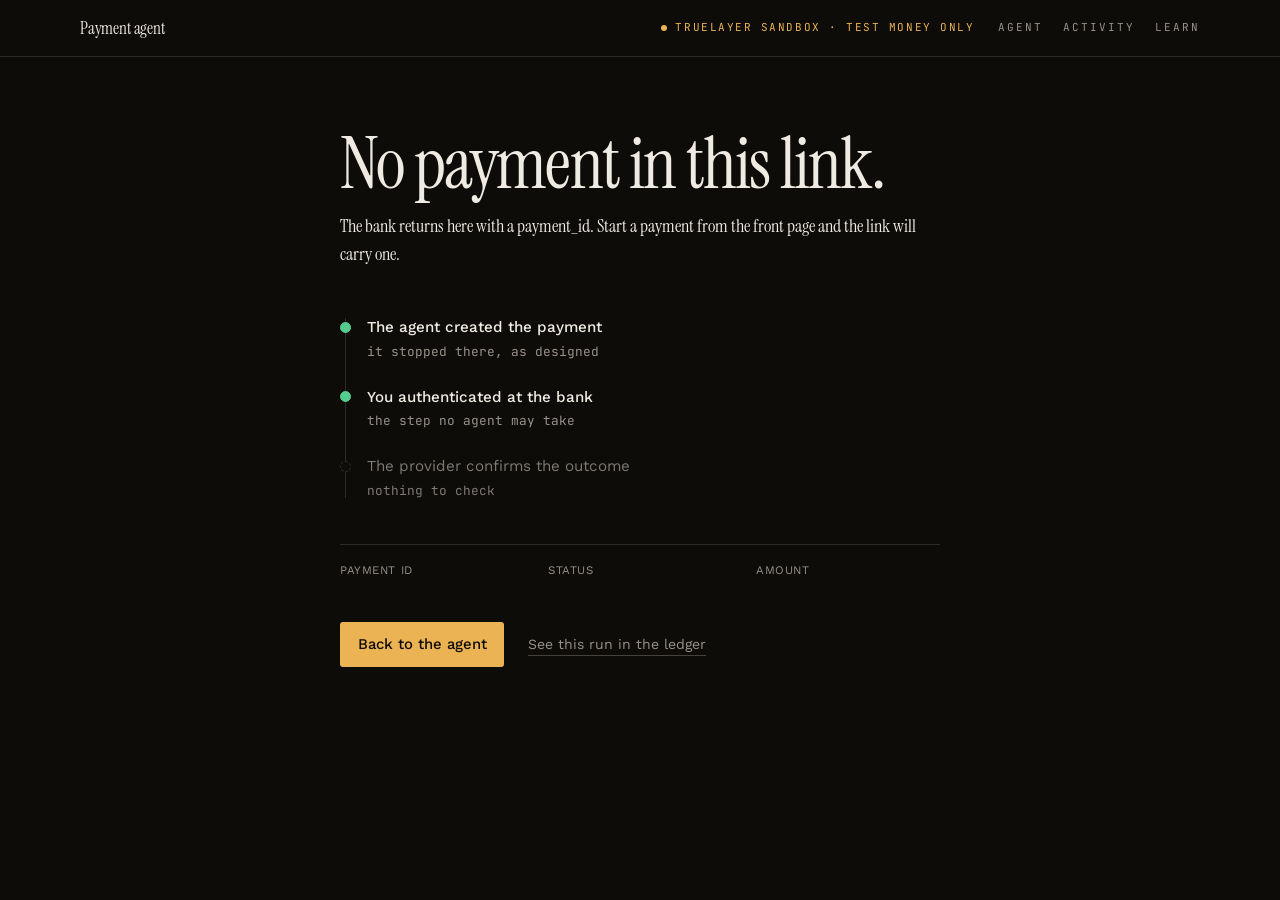
<file: static/callback.html>
<!doctype html>
<html lang="en">
<head>
<meta charset="utf-8">
<meta name="viewport" content="width=device-width, initial-scale=1">
<title>Back from the bank</title>
<link rel="preconnect" href="https://fonts.googleapis.com">
<link rel="preconnect" href="https://fonts.gstatic.com" crossorigin>
<link href="https://fonts.googleapis.com/css2?family=Instrument+Serif:ital@0;1&family=JetBrains+Mono:wght@400;500&family=Work+Sans:wght@300;400;500&display=swap" rel="stylesheet">
<meta name="color-scheme" content="dark">
<link rel="stylesheet" href="/static/app.css">
</head>
<body>

<header class="masthead">
  <div class="wrap masthead-inner">
    <p class="wordmark"><a href="/">Payment agent</a></p>
    <div class="masthead-right">
      <p class="sandbox-flag">
        <span class="dot" aria-hidden="true"></span>
        <span>TrueLayer sandbox · test money only</span>
      </p>
      <nav class="masthead-nav" aria-label="Sections">
        <a href="/">Agent</a>
        <a href="/activity">Activity</a>
        <a href="/learn">Learn</a>
      </nav>
    </div>
  </div>
</header>

<main class="wrap callback">
  <h1 id="headline">Back from the bank.</h1>
  <p class="lede-line" id="summary">Asking TrueLayer what happened to this payment.</p>

  <ol class="spine" id="after" aria-live="polite">
    <li data-node="agent" data-state="done">
      <span class="marker" aria-hidden="true"></span>
      <div><p class="label">The agent created the payment</p><p class="detail">it stopped there, as designed</p></div>
    </li>
    <li data-node="sca" data-state="done">
      <span class="marker" aria-hidden="true"></span>
      <div><p class="label">You authenticated at the bank</p><p class="detail">the step no agent may take</p></div>
    </li>
    <li data-node="settled" data-state="running">
      <span class="marker" aria-hidden="true"></span>
      <div><p class="label">The provider confirms the outcome</p><p class="detail" id="settle-detail">checking</p></div>
    </li>
  </ol>

  <dl class="facts" id="facts" hidden>
    <div><dt>Payment id</dt><dd id="fact-id"></dd></div>
    <div><dt>Status</dt><dd id="fact-status"></dd></div>
    <div><dt>Amount</dt><dd id="fact-amount"></dd></div>
  </dl>

  <p class="callback-actions">
    <a class="sca-link" href="/">Back to the agent</a>
    <a class="callback-secondary" href="/activity">See this run in the ledger</a>
  </p>
</main>

<script>
const params = new URLSearchParams(location.search);
const paymentId = params.get("payment_id");
const headline = document.getElementById("headline");
const summary = document.getElementById("summary");
const settleRow = document.querySelector('#after li[data-node="settled"]');
const settleDetail = document.getElementById("settle-detail");
const facts = document.getElementById("facts");

// TrueLayer moves a payment through authorizing, authorized, then executed
// and finally settled. Executed is the point where the money has actually
// been sent, so that is what we wait for rather than a redirect landing.
const FINISHED = ["executed", "settled", "failed"];

// TrueLayer appends an error when the payer backs out at the bank, which is
// a normal thing to do and reads very differently from a payment that failed.
const abandoned = params.get("error") === "tl_hpp_abandoned";

if (!paymentId) {
  headline.textContent = "No payment in this link.";
  summary.textContent = "The bank returns here with a payment_id. Start a payment from the front page and the link will carry one.";
  settleRow.dataset.state = "skipped";
  settleDetail.textContent = "nothing to check";
} else if (abandoned) {
  document.querySelector('#after li[data-node="sca"]').dataset.state = "refused";
  document.querySelector('#after li[data-node="sca"] .detail').textContent = "you left before authenticating";
  settleRow.dataset.state = "skipped";
  settleDetail.textContent = "not reached";
  headline.textContent = "You stopped at the bank.";
  summary.textContent = "The agent had done its part and handed over. You closed the bank screen without authenticating, so no money moved. That is the escape hatch working, not an error.";
  poll(0);
} else {
  poll(0);
}

async function poll(attempt) {
  try {
    const response = await fetch(`/api/payment/${encodeURIComponent(paymentId)}`);
    if (!response.ok) throw new Error("could not read that payment");
    const payment = await response.json();

    document.getElementById("fact-id").textContent = payment.payment_id;
    document.getElementById("fact-status").textContent = payment.status || "unknown";
    document.getElementById("fact-amount").textContent =
      payment.amount_in_minor != null
        ? `${(payment.amount_in_minor / 100).toFixed(2)} ${payment.currency || ""}`.trim()
        : "";
    facts.hidden = false;

    if (FINISHED.includes(payment.status)) {
      const failed = payment.status === "failed";
      // When the payer abandoned, the provider also reports "failed". The
      // wording is already set and is more accurate, so leave it alone.
      if (!abandoned) {
        settleRow.dataset.state = failed ? "refused" : "done";
        settleDetail.textContent = payment.status;
        headline.textContent = failed ? "The payment failed at the bank." : "Done. The payment went through.";
        summary.textContent = failed
          ? "The provider reports this payment as failed. Nothing was taken, and no agent decision was involved."
          : "One instruction, one check of the payee, one human decision, one authentication. The agent never held the authority to skip the last two.";
      }
      return;
    }

    settleDetail.textContent = `${payment.status}, still moving`;
    if (attempt < 12) {
      setTimeout(() => poll(attempt + 1), 2000);
    } else {
      settleRow.dataset.state = "attention";
      settleDetail.textContent = `${payment.status} · stopped checking after 24 seconds`;
      summary.textContent = "Sandbox payments occasionally sit in an intermediate state. Reload to check again.";
    }
  } catch (error) {
    settleRow.dataset.state = "refused";
    settleDetail.textContent = error.message;
    headline.textContent = "Could not read that payment.";
    summary.textContent = "The provider did not return a status for this id.";
  }
}
</script>
</body>
</html>
</file>
<file: static/app.css>
/* Payment agent demo — "Ink & Signal".
   A near-black warm ink canvas, bone typography, a single amber signal accent,
   and three state colours: green marks what completed, amber marks the one
   moment a human must act, red marks a refusal. Nothing carries meaning by
   colour alone. */

:root {
  --bg: oklch(0.155 0.008 75);
  --surface: oklch(0.19 0.008 75);
  --surface-raised: oklch(0.225 0.009 75);
  --line: oklch(0.29 0.01 78);
  --line-strong: oklch(0.38 0.012 78);
  --ink: oklch(0.94 0.012 85);
  --ink-muted: oklch(0.66 0.014 80);
  --ink-faint: oklch(0.58 0.013 80);

  /* The signal. Reserved for what the agent is doing now, and for the one
     button that starts it. */
  --primary: oklch(0.80 0.13 78);
  --primary-hover: oklch(0.86 0.08 82);
  --primary-ink: oklch(0.16 0.01 75);

  /* Completed. Distinct from the signal, so "running" and "done" never read
     as the same thing. */
  --pass: oklch(0.76 0.14 158);

  --attention: oklch(0.78 0.14 68);
  --attention-line: oklch(0.44 0.09 70);
  --attention-bg: oklch(0.235 0.030 70);

  --refuse: oklch(0.68 0.18 25);
  --refuse-bg: oklch(0.235 0.045 25);

  --serif: "Instrument Serif", Georgia, serif;
  --sans: "Work Sans", ui-sans-serif, system-ui, sans-serif;
  --mono: "JetBrains Mono", ui-monospace, SFMono-Regular, monospace;

  --z-sticky: 10;
  --z-overlay: 20;
  --z-toast: 30;

  --ease: cubic-bezier(0.22, 1, 0.36, 1);
}

* { box-sizing: border-box; }

html { -webkit-text-size-adjust: 100%; }

body {
  margin: 0;
  background: var(--bg);
  color: var(--ink);
  font-family: var(--sans);
  font-size: 16px;
  line-height: 1.6;
  -webkit-font-smoothing: antialiased;
}

.wrap {
  width: min(1120px, 100% - 3rem);
  margin-inline: auto;
}

@media (max-width: 640px) {
  .wrap { width: min(1120px, 100% - 2rem); }
}

/* ---------------------------------------------------------- masthead */

.masthead {
  border-bottom: 1px solid var(--line);
  background: var(--bg);
  position: sticky;
  top: 0;
  z-index: var(--z-sticky);
}

.masthead-inner {
  display: flex;
  align-items: center;
  justify-content: space-between;
  gap: 1rem;
  padding-block: 0.85rem;
  flex-wrap: wrap;
}

.wordmark {
  margin: 0;
  font-family: var(--serif);
  font-size: 1.05rem;
  font-weight: 500;
  letter-spacing: -0.01em;
}

.sandbox-flag {
  margin: 0;
  display: inline-flex;
  align-items: center;
  gap: 0.5rem;
  font-family: var(--mono);
  font-size: 0.6875rem;
  font-weight: 400;
  letter-spacing: 0.14em;
  text-transform: uppercase;
  color: var(--primary);
}

.sandbox-flag .dot {
  width: 6px;
  height: 6px;
  border-radius: 50%;
  background: var(--primary);
  flex: none;
}

/* -------------------------------------------------------------- lede */

.lede {
  padding-block: clamp(2.5rem, 6vw, 4.5rem) clamp(2rem, 4vw, 3rem);
  max-width: 62ch;
}

/* Instrument Serif is a display face: one weight, high contrast, tight by
   nature. It wants to be set large and tracked in, not used at body sizes. */
h1 {
  font-family: var(--serif);
  font-size: clamp(2.4rem, 1.2rem + 4.6vw, 4.5rem);
  font-weight: 400;
  line-height: 0.98;
  letter-spacing: -0.025em;
  margin: 0 0 1.6rem;
  text-wrap: balance;
}

.lede p {
  font-family: var(--sans);
  font-weight: 300;
  font-size: 1.06rem;
  line-height: 1.7;
  color: var(--ink-muted);
  margin: 0 0 1rem;
  max-width: 54ch;
  text-wrap: pretty;
}

.disclosure {
  font-family: var(--sans) !important;
  font-size: 0.92rem !important;
  color: var(--ink-muted);
  border-top: 1px solid var(--line);
  padding-top: 1rem;
  margin-top: 1.5rem !important;
}

/* ----------------------------------------------------------- columns */

.columns {
  display: grid;
  grid-template-columns: minmax(0, 27rem) minmax(0, 1fr);
  gap: clamp(2rem, 5vw, 4rem);
  align-items: start;
  padding-bottom: 4rem;
}

@media (max-width: 900px) {
  .columns { grid-template-columns: minmax(0, 1fr); gap: 2.75rem; }
}

h2 {
  font-family: var(--serif);
  font-size: 1.35rem;
  font-weight: 400;
  letter-spacing: -0.01em;
  color: var(--ink);
  margin: 0 0 0.4rem;
}

.route-intro {
  margin: 0 0 1.75rem;
  font-size: 0.9rem;
  color: var(--ink-muted);
  max-width: 46ch;
}

/* ------------------------------------------------------------- form */

.field { margin-bottom: 1.15rem; }

.field-row {
  display: grid;
  grid-template-columns: 1fr 1fr;
  gap: 1rem;
}

@media (max-width: 420px) {
  .field-row { grid-template-columns: 1fr; gap: 0; }
}

label {
  display: block;
  font-size: 0.86rem;
  font-weight: 500;
  margin-bottom: 0.35rem;
}

input {
  width: 100%;
  padding: 0.6rem 0.7rem;
  font-family: var(--sans);
  font-size: 1rem;
  color: var(--ink);
  background: var(--surface-raised);
  border: 1px solid var(--line-strong);
  border-radius: 3px;
  transition: border-color 140ms var(--ease), box-shadow 140ms var(--ease);
}

input.mono { font-family: var(--mono); letter-spacing: 0.01em; }

input:focus-visible {
  outline: none;
  border-color: var(--primary);
  box-shadow: 0 0 0 3px oklch(0.80 0.13 78 / 0.22);
}

input::placeholder { color: var(--ink-muted); }

.hint {
  margin: 0.35rem 0 0;
  font-size: 0.8rem;
  color: var(--ink-muted);
}

button.primary {
  width: 100%;
  margin-top: 0.5rem;
  padding: 0.72rem 1rem;
  font-family: var(--sans);
  font-size: 0.95rem;
  font-weight: 500;
  color: var(--primary-ink);
  background: var(--primary);
  border: 1px solid var(--primary);
  border-radius: 3px;
  cursor: pointer;
  transition: background 140ms var(--ease);
}

button.primary:hover { background: var(--primary-hover); }
button.primary:disabled { opacity: 0.55; cursor: progress; }

button.primary:focus-visible,
button.link:focus-visible,
.decision button:focus-visible {
  outline: 2px solid var(--primary);
  outline-offset: 2px;
}

.form-error {
  margin: 0.75rem 0 0;
  font-size: 0.86rem;
  color: var(--refuse);
}

.try {
  margin-top: 2.25rem;
  padding-top: 1.25rem;
  border-top: 1px solid var(--line);
}

.try h3 {
  margin: 0 0 0.6rem;
  font-size: 0.86rem;
  font-weight: 600;
}

.try ul { margin: 0; padding: 0; list-style: none; }
.try li { margin-bottom: 0.3rem; }

button.link {
  padding: 0;
  font: inherit;
  font-size: 0.88rem;
  color: var(--primary);
  background: none;
  border: none;
  border-bottom: 1px solid oklch(0.80 0.13 78 / 0.35);
  cursor: pointer;
  text-align: left;
}

button.link:hover { border-bottom-color: var(--primary); }

/* ------------------------------------------------------------ ledger */

/* The instruction as a single line of money, which is the one thing that
   should be legible from across the room. 3.2rem against 0.8rem detail
   text is the scale contrast the page was missing. */
.ledger {
  display: flex;
  align-items: baseline;
  flex-wrap: wrap;
  gap: 0 0.5rem;
  margin-bottom: 1.75rem;
  padding-bottom: 1.25rem;
  border-bottom: 2px solid var(--ink);
}

.ledger-amount {
  font-family: var(--mono);
  font-size: clamp(2.4rem, 1.6rem + 2.6vw, 3.2rem);
  font-weight: 500;
  line-height: 1;
  letter-spacing: -0.03em;
  font-variant-numeric: tabular-nums;
}

.ledger-currency {
  font-family: var(--mono);
  font-size: 1rem;
  color: var(--ink-muted);
}

.ledger-to {
  flex-basis: 100%;
  margin-top: 0.5rem;
  font-family: var(--serif);
  font-size: 1.02rem;
  color: var(--ink-muted);
}

.ledger-to strong { font-weight: 500; color: var(--ink); }

/* ------------------------------------------------------------- spine */

/* Drawn before anything runs, so the agent is legible as a route rather
   than a spinner. Stations fill in as they report. */
.spine {
  margin: 0;
  padding: 0;
  list-style: none;
  position: relative;
}

.spine::before {
  content: "";
  position: absolute;
  left: 5px;
  top: 0.9rem;
  bottom: 0.9rem;
  width: 1px;
  background: var(--line);
}

.spine li {
  position: relative;
  display: grid;
  grid-template-columns: 11px 1fr;
  gap: 1rem;
  padding: 0.7rem 0;
  align-items: start;
}

.spine .marker {
  width: 11px;
  height: 11px;
  margin-top: 0.42rem;
  border-radius: 50%;
  border: 1.5px solid var(--line-strong);
  background: var(--bg);
  z-index: 1;
}

.spine .label {
  margin: 0;
  font-size: 0.95rem;
  font-weight: 500;
  color: var(--ink-muted);
  transition: color 200ms var(--ease);
}

.spine .detail {
  margin: 0.15rem 0 0;
  font-family: var(--mono);
  font-size: 0.8rem;
  color: var(--ink-muted);
  word-break: break-word;
}

.spine .detail:empty { display: none; }

/* states */

.spine li[data-state="done"] .marker { border-color: var(--pass); background: var(--pass); }
.spine li[data-state="done"] .label { color: var(--ink); }

.spine li[data-state="attention"] .marker { border-color: var(--attention); background: var(--attention); }
.spine li[data-state="attention"] .label { color: var(--ink); }
.spine li[data-state="attention"] .detail { color: var(--attention); }

.spine li[data-state="refused"] .marker { border-color: var(--refuse); background: var(--refuse); }
.spine li[data-state="refused"] .label { color: var(--ink); }
.spine li[data-state="refused"] .detail { color: var(--refuse); }

.spine li[data-state="running"] .marker {
  border-color: var(--primary);
  border-top-color: transparent;
  background: var(--bg);
  animation: ring-spin 700ms linear infinite;
}

.spine li[data-state="running"] .label { color: var(--ink); }
.spine li[data-state="running"] .detail { font-style: italic; }

/* The human step was not required. Distinct from both done and not-reached:
   a hollow marker, because nothing happened here and nothing needed to. */
.spine li[data-state="waived"] .marker {
  border-color: var(--primary);
  border-style: dashed;
  background: var(--bg);
}

.spine li[data-state="waived"] .label { color: var(--ink); }
.spine li[data-state="waived"] .detail { color: var(--ink-muted); font-style: italic; }

/* Not reached, because the run stopped earlier. Dimmed with a real colour
   rather than opacity, which would drop the text to about 2.4:1. */
.spine li[data-state="skipped"] .label { color: var(--ink-faint); font-weight: 400; }
.spine li[data-state="skipped"] .detail { color: var(--ink-faint); }
.spine li[data-state="skipped"] .marker { border-color: var(--line); border-style: dashed; }

@keyframes ring-spin { to { transform: rotate(360deg); } }

/* ------------------------------------------------------------- graph */

/* The same route as a graph, laid out from the compiled topology. Nodes are
   positioned HTML so they inherit the type and colour rules already in this
   file; the SVG underneath carries nothing but the edges. */

.route-note {
  margin: -0.4rem 0 1.2rem;
  font-family: var(--mono);
  font-size: 0.76rem;
  color: var(--ink-faint);
}

/* The graph replaces the station list inside the same element, so this has to
   undo the list styling the fallback needed. Narrow screens scroll it rather
   than squeeze the boxes below a readable width. */
.graph-scroll {
  margin: 0;
  padding: 0.25rem;
  margin-inline: -0.25rem;
  list-style: none;
  overflow-x: auto;
}

.graph {
  position: relative;
  margin: 0 auto;
}

.graph-edges {
  position: absolute;
  inset: 0;
  width: 100%;
  height: 100%;
  overflow: visible;
}

.gedge-line { fill: none; stroke: var(--line-strong); stroke-width: 1; }
.gedge-head { fill: var(--line-strong); stroke: none; }

.gedge-line, .gedge-head {
  transition: stroke 220ms var(--ease), fill 220ms var(--ease), opacity 220ms var(--ease);
}

/* An edge the run took. Toned by where it leads, so a refusal never arrives
   in the same colour as a payment continuing. */
[data-edge][data-state="taken"][data-tone="done"] { stroke: var(--pass); }
.gedge-head[data-state="taken"][data-tone="done"] { fill: var(--pass); stroke: none; }
[data-edge][data-state="taken"][data-tone="attention"] { stroke: var(--attention); }
.gedge-head[data-state="taken"][data-tone="attention"] { fill: var(--attention); stroke: none; }
[data-edge][data-state="taken"][data-tone="refused"] { stroke: var(--refuse); }
.gedge-head[data-state="taken"][data-tone="refused"] { fill: var(--refuse); stroke: none; }

.gedge-line[data-state="taken"] { stroke-width: 1.75; }

/* The branch the agent turned down. Still drawn, because the reader needs to
   see that it existed and was rejected. */
.gedge-line[data-state="untaken"] { stroke: var(--line); stroke-dasharray: 3 4; }
.gedge-head[data-state="untaken"] { fill: var(--line); }

.gedge-label {
  position: absolute;
  margin: 0;
  font-size: 0.73rem;
  line-height: 1.35;
  color: var(--ink-muted);
  display: -webkit-box;
  -webkit-line-clamp: 2;
  -webkit-box-orient: vertical;
  overflow: hidden;
  animation: edge-label 200ms var(--ease) both;
}

.gedge-label[data-tone="attention"] { color: var(--attention); }
.gedge-label[data-tone="refused"] { color: var(--refuse); }

@keyframes edge-label { from { opacity: 0; transform: translateY(-3px); } }

.gnode {
  position: absolute;
  display: grid;
  grid-template-columns: 11px 1fr;
  grid-template-rows: auto auto;
  column-gap: 0.6rem;
  align-content: center;
  height: 58px;
  padding: 0 0.75rem;
  background: var(--bg);
  border: 1px solid var(--line);
  border-radius: 3px;
  transition: border-color 200ms var(--ease), background 200ms var(--ease);
}

.gnode .marker {
  grid-row: 1 / 3;
  align-self: center;
  width: 11px;
  height: 11px;
  border-radius: 50%;
  border: 1.5px solid var(--line-strong);
  background: var(--bg);
}

.gnode .label {
  margin: 0;
  font-size: 0.8rem;
  font-weight: 500;
  line-height: 1.25;
  color: var(--ink-muted);
  text-wrap: balance;
  transition: color 200ms var(--ease);
}

.gnode .detail {
  margin: 0.1rem 0 0;
  font-family: var(--mono);
  font-size: 0.68rem;
  line-height: 1.3;
  color: var(--ink-muted);
  white-space: nowrap;
  overflow: hidden;
  text-overflow: ellipsis;
}

.gnode .detail:empty { display: none; }

.gnode[data-state="done"] { border-color: var(--line-strong); }
.gnode[data-state="done"] .marker { border-color: var(--pass); background: var(--pass); }
.gnode[data-state="done"] .label { color: var(--ink); }

.gnode[data-state="attention"] { border-color: var(--attention-line); background: var(--attention-bg); }
.gnode[data-state="attention"] .marker { border-color: var(--attention); background: var(--attention); }
.gnode[data-state="attention"] .label { color: var(--ink); }
.gnode[data-state="attention"] .detail { color: var(--attention); }

.gnode[data-state="refused"] { border-color: var(--refuse); background: var(--refuse-bg); }
.gnode[data-state="refused"] .marker { border-color: var(--refuse); background: var(--refuse); }
.gnode[data-state="refused"] .label { color: var(--ink); }
.gnode[data-state="refused"] .detail { color: var(--refuse); }

.gnode[data-state="running"] { border-color: var(--primary); }
.gnode[data-state="running"] .marker {
  border-color: var(--primary);
  border-top-color: transparent;
  animation: ring-spin 700ms linear infinite;
}
.gnode[data-state="running"] .label { color: var(--ink); }
.gnode[data-state="running"] .detail { font-style: italic; }

.gnode[data-state="waived"] .marker { border-color: var(--primary); border-style: dashed; }
.gnode[data-state="waived"] .label { color: var(--ink); }
.gnode[data-state="waived"] .detail { color: var(--ink-muted); font-style: italic; }

.gnode[data-state="skipped"] { border-style: dashed; }
.gnode[data-state="skipped"] .label { color: var(--ink-faint); font-weight: 400; }
.gnode[data-state="skipped"] .detail { color: var(--ink-faint); }
.gnode[data-state="skipped"] .marker { border-color: var(--line); border-style: dashed; }

/* The station where a human is the decision, marked before it happens. */
.spine .station-human .label::after {
  content: "you";
  margin-left: 0.5rem;
  padding: 0.08rem 0.4rem;
  font-family: var(--sans);
  font-size: 0.68rem;
  font-weight: 600;
  letter-spacing: 0.03em;
  color: var(--attention);
  border: 1px solid var(--attention-line);
  border-radius: 2px;
  vertical-align: 0.1em;
}

/* ---------------------------------------------------------- approval */

.approval {
  margin-top: 1.75rem;
  padding: 1.5rem;
  background: var(--surface-raised);
  border: 1px solid var(--attention-line);
  border-radius: 4px;
  box-shadow: 0 1px 2px oklch(0 0 0 / 0.4), 0 8px 24px oklch(0 0 0 / 0.35);
  animation: card-in 260ms var(--ease) both;
}

@keyframes card-in {
  from { opacity: 0; transform: translateY(8px); }
  to { opacity: 1; transform: none; }
}

.approval h3 {
  font-family: var(--serif);
  font-size: 1.45rem;
  font-weight: 400;
  line-height: 1.25;
  margin: 0 0 0.85rem;
  letter-spacing: -0.01em;
}

.approval .prose {
  font-family: var(--serif);
  font-size: 1.05rem;
  line-height: 1.6;
  margin: 0 0 1.1rem;
  max-width: 58ch;
  text-wrap: pretty;
}

.reasons {
  margin: 0 0 1.25rem;
  padding: 0.9rem 1rem;
  list-style: none;
  background: var(--attention-bg);
  border-radius: 3px;
}

.reasons li {
  position: relative;
  padding-left: 1.15rem;
  font-size: 0.92rem;
  margin-bottom: 0.35rem;
}

.reasons li:last-child { margin-bottom: 0; }

.reasons li::before {
  content: "▲";
  position: absolute;
  left: 0;
  top: 0.05em;
  font-size: 0.62rem;
  color: var(--attention);
}

.facts {
  display: grid;
  grid-template-columns: repeat(auto-fit, minmax(9rem, 1fr));
  gap: 0.75rem 1.5rem;
  margin: 0 0 1.35rem;
  padding-top: 1rem;
  border-top: 1px solid var(--line);
}

.facts div { min-width: 0; }

.facts dt {
  font-size: 0.72rem;
  letter-spacing: 0.05em;
  text-transform: uppercase;
  color: var(--ink-muted);
  margin-bottom: 0.15rem;
}

.facts dd {
  margin: 0;
  font-family: var(--mono);
  font-size: 0.92rem;
  word-break: break-word;
}

.decision {
  display: flex;
  gap: 0.75rem;
  flex-wrap: wrap;
}

.decision button {
  flex: 1 1 10rem;
  padding: 0.7rem 1rem;
  font-family: var(--sans);
  font-size: 0.95rem;
  font-weight: 500;
  border-radius: 3px;
  cursor: pointer;
  transition: background 140ms var(--ease), border-color 140ms var(--ease);
}

.decision .approve {
  color: var(--primary-ink);
  background: var(--primary);
  border: 1px solid var(--primary);
}

.decision .approve:hover { background: var(--primary-hover); }

.decision .deny {
  color: var(--refuse);
  background: transparent;
  border: 1px solid var(--line-strong);
}

.decision .deny:hover { border-color: var(--refuse); background: var(--refuse-bg); }

/* ------------------------------------------------------------ result */

.result {
  margin-top: 1.75rem;
  padding: 1.35rem 1.5rem;
  border: 1px solid var(--line);
  border-radius: 4px;
  background: var(--surface);
  animation: card-in 240ms var(--ease) both;
}

.result[data-kind="refused"] {
  border-color: oklch(0.50 0.12 25);
  background: var(--refuse-bg);
}

.result h3 {
  font-family: var(--serif);
  font-size: 1.25rem;
  font-weight: 400;
  margin: 0 0 0.6rem;
}

.result p { margin: 0 0 0.9rem; max-width: 58ch; }
.result p:last-child { margin-bottom: 0; }

.sca-link {
  display: inline-block;
  padding: 0.65rem 1.1rem;
  font-size: 0.93rem;
  font-weight: 500;
  color: var(--primary-ink);
  background: var(--primary);
  border-radius: 3px;
  text-decoration: none;
}

.sca-link:hover { background: var(--primary-hover); }

.sca-note {
  font-size: 0.84rem;
  color: var(--ink-muted);
  margin-top: 0.7rem !important;
}

/* ----------------------------------------------------------- honesty */

.honesty {
  border-top: 1px solid var(--line);
  padding-block: 2.5rem 4rem;
}

.honesty dl {
  display: grid;
  grid-template-columns: repeat(auto-fit, minmax(15rem, 1fr));
  gap: 1.75rem;
  margin: 0 0 2rem;
}

.honesty dt {
  font-size: 0.78rem;
  font-weight: 600;
  letter-spacing: 0.05em;
  text-transform: uppercase;
  color: var(--ink-muted);
  margin-bottom: 0.4rem;
}

.honesty dd {
  margin: 0;
  font-size: 0.92rem;
  max-width: 42ch;
}

.colophon {
  font-size: 0.86rem;
  color: var(--ink-muted);
  margin: 0;
}

.mono { font-family: var(--mono); }

/* ---------------------------------------------------- reduced motion */

@media (prefers-reduced-motion: reduce) {
  .steps li,
  .approval,
  .result {
    animation: fade-in 1ms linear both;
  }
  @keyframes fade-in { from { opacity: 0; } to { opacity: 1; } }
  * { transition-duration: 1ms !important; }

  /* The marker stops turning but still reads as in-progress: a dashed ring
     plus the word "running" beside it, which was always there. */
  .spine li[data-state="running"] .marker,
  .gnode[data-state="running"] .marker {
    animation: none;
    border-style: dashed;
    border-top-color: var(--primary);
  }

  .gedge-label { animation: fade-in 1ms linear both; }
}

/* ---------------------------------------------------------- callback */

.callback { padding-block: clamp(2.5rem, 6vw, 4.5rem) 4rem; max-width: 60ch; }

.callback h1 { margin-bottom: 0.75rem; }

.lede-line {
  font-family: var(--serif);
  font-size: 1.1rem;
  color: var(--ink);
  margin: 0 0 2.25rem;
  text-wrap: pretty;
}

.callback .facts { margin-top: 2rem; }

/* Two ways on from here: back to the agent, or across to the record of what
   just happened. The primary is the amber button; the second is quieter so the
   pair does not read as two equal choices. */
.callback-actions {
  display: flex;
  align-items: center;
  gap: 1.5rem;
  flex-wrap: wrap;
  margin-top: 2.5rem;
}

.callback-secondary {
  font-size: 0.88rem;
  color: var(--ink-muted);
  text-decoration: none;
  border-bottom: 1px solid var(--line-strong);
  transition: color 140ms var(--ease), border-color 140ms var(--ease);
}

.callback-secondary:hover {
  color: var(--ink);
  border-bottom-color: var(--primary);
}

/* --------------------------------------------------------- internals */

.internals {
  border-top: 1px solid var(--line);
  padding-block: 3rem 1rem;
}

.internals-grid {
  display: grid;
  grid-template-columns: repeat(auto-fit, minmax(17rem, 1fr));
  gap: 2.5rem;
  margin-top: 2rem;
}

.internals h3 {
  font-family: var(--serif);
  font-size: 1.1rem;
  font-weight: 500;
  margin: 0 0 0.5rem;
}

.internals article p { font-size: 0.92rem; margin: 0 0 0.8rem; max-width: 42ch; }

/* The one number per panel that carries the claim. */
.stat {
  font-family: var(--mono);
  font-size: 1.05rem !important;
  color: var(--ink);
  padding-bottom: 0.7rem;
  border-bottom: 1px solid var(--line);
}

.split-list { margin: 0; padding: 0; list-style: none; }

.split-list li {
  display: flex;
  justify-content: space-between;
  gap: 1rem;
  padding: 0.32rem 0;
  font-size: 0.88rem;
  border-bottom: 1px solid var(--line);
}

.split-list li[data-ok="true"] span:last-child { color: var(--pass); }
.split-list li[data-ok="false"] span:last-child { color: var(--refuse); }

.internals details { margin-top: 0.5rem; }

.internals summary,
.case-table-wrap summary {
  cursor: pointer;
  font-size: 0.88rem;
  color: var(--primary);
}

.mermaid-src {
  margin: 0.8rem 0 0;
  padding: 0.9rem;
  background: var(--surface);
  border: 1px solid var(--line);
  border-radius: 3px;
  font-family: var(--mono);
  font-size: 0.72rem;
  line-height: 1.5;
  overflow-x: auto;
  white-space: pre;
}

.case-table-wrap { margin-top: 2.5rem; }

.case-table {
  width: 100%;
  margin-top: 1rem;
  border-collapse: collapse;
  font-size: 0.86rem;
}

.case-table th {
  text-align: left;
  font-weight: 600;
  font-size: 0.76rem;
  letter-spacing: 0.04em;
  text-transform: uppercase;
  color: var(--ink-muted);
  padding-bottom: 0.5rem;
  border-bottom: 1px solid var(--line-strong);
}

.case-table td {
  padding: 0.55rem 0.75rem 0.55rem 0;
  border-bottom: 1px solid var(--line);
  vertical-align: top;
}

.case-table tr[data-ok="true"] td:last-child { color: var(--pass); }
.case-table tr[data-ok="false"] td:last-child { color: var(--refuse); font-weight: 600; }

.covered-by {
  margin-top: 1.1rem !important;
  padding-top: 0.85rem;
  border-top: 1px solid var(--line);
  font-size: 0.84rem !important;
  color: var(--ink-muted);
}

.covered-by .protects { font-style: italic; }

.split-tag {
  display: inline-block;
  margin-left: 0.35rem;
  padding: 0.05rem 0.4rem;
  font-family: var(--sans);
  font-size: 0.7rem;
  font-weight: 600;
  color: var(--primary);
  border: 1px solid var(--line-strong);
  border-radius: 2px;
}

.auto-note {
  padding: 0.75rem 0.9rem;
  background: var(--surface);
  border-left: none;
  border-radius: 3px;
  font-size: 0.88rem !important;
  color: var(--ink-muted);
}

/* ------------------------------------------------------------- trace */

.trace-wrap { margin-top: 1.25rem; }

.trace-wrap summary {
  cursor: pointer;
  font-size: 0.86rem;
  color: var(--primary);
}

.trace-status {
  margin: 0.9rem 0 0.6rem;
  font-size: 0.84rem;
  color: var(--ink-muted);
}

.trace-list { margin: 0; padding: 0; list-style: none; }

.trace-list li {
  display: grid;
  grid-template-columns: minmax(0, 14rem) 1fr auto;
  align-items: center;
  gap: 0.75rem;
  padding: 0.3rem 0;
  font-size: 0.84rem;
}

.trace-label { color: var(--ink); }

/* Width is the share of the slowest step, so the network call is visibly the
   expensive one and the local checks are visibly not. */
.trace-bar {
  height: 6px;
  width: var(--w);
  min-width: 2px;
  background: var(--primary);
  border-radius: 1px;
}

.trace-ms { color: var(--ink-muted); font-size: 0.78rem; }

@media (max-width: 560px) {
  .trace-list li { grid-template-columns: 1fr auto; }
  .trace-bar { display: none; }
}

/* ---------------------------------------------------------- activity */

.activity { padding-bottom: 4rem; }
.activity .lede { max-width: 64ch; }

.activity-summary {
  margin: 0 0 2rem;
  padding: 1.1rem 0;
  border-top: 1px solid var(--line);
  border-bottom: 1px solid var(--line);
}

.activity-table-wrap { overflow-x: auto; }
.activity-table { min-width: 46rem; }
.activity-table td { white-space: nowrap; }
.activity-table td:nth-child(2) { white-space: normal; }

.faint { color: var(--ink-faint); font-size: 0.78rem; }

.pill {
  display: inline-block;
  padding: 0.05rem 0.4rem;
  font-family: var(--mono);
  font-size: 0.72rem;
  border: 1px solid var(--line-strong);
  border-radius: 2px;
}

.pill[data-tone="done"] { color: var(--pass); border-color: var(--pass); }
.pill[data-tone="attention"] { color: var(--attention); border-color: var(--attention-line); }
.pill[data-tone="refused"] { color: var(--refuse); border-color: oklch(0.50 0.12 25); }

.masthead .wordmark a { color: inherit; text-decoration: none; }

/* ------------------------------------------------- Ink & Signal additions */

/* Kept in the accessibility tree, out of the visual one. The numbered eyebrow
   is what a sighted reader sees; the h2 is what a screen reader announces and
   what aria-labelledby points at. */
.visually-hidden {
  position: absolute;
  width: 1px;
  height: 1px;
  margin: -1px;
  padding: 0;
  overflow: hidden;
  clip-path: inset(50%);
  white-space: nowrap;
  border: 0;
}

.eyebrow {
  margin: 0 0 1rem;
  font-family: var(--mono);
  font-size: 0.6875rem;
  font-weight: 400;
  letter-spacing: 0.18em;
  text-transform: uppercase;
  color: var(--ink-muted);
}

h2.display {
  font-family: var(--serif);
  font-size: clamp(1.9rem, 1.1rem + 2.6vw, 3rem);
  font-weight: 400;
  line-height: 1.05;
  letter-spacing: -0.02em;
  margin: 0 0 1.25rem;
  max-width: 20ch;
  text-wrap: balance;
}

/* ------------------------------------------------------ masthead additions */

.masthead-right {
  display: flex;
  align-items: center;
  gap: 1.5rem;
  flex-wrap: wrap;
}

/* The two views of the same agent. Both links appear on both pages so the pair
   reads as a place you can move between, rather than a one-way trip out. */
.masthead-nav {
  display: flex;
  align-items: center;
  gap: 1.25rem;
}

.masthead-nav a {
  position: relative;
  padding-block: 0.35rem;
  font-family: var(--mono);
  font-size: 0.6875rem;
  letter-spacing: 0.18em;
  text-transform: uppercase;
  color: var(--ink-muted);
  text-decoration: none;
  transition: color 140ms var(--ease);
}

.masthead-nav a:hover { color: var(--ink); }

/* The page you are on is marked, and not by colour alone — it carries the rule
   underneath it as well, so the state survives a monochrome screen. */
.masthead-nav a[aria-current="page"] { color: var(--primary); }

.masthead-nav a[aria-current="page"]::after {
  content: "";
  position: absolute;
  left: 0;
  right: 0;
  bottom: -0.35rem;
  height: 1px;
  background: var(--primary);
}

/* ---------------------------------------------------------------- ticker */

.ticker {
  border-block: 1px solid var(--line);
  background: var(--surface);
  overflow: hidden;
  padding-block: 0.9rem;
  margin-bottom: clamp(2.5rem, 6vw, 4.5rem);
}

.ticker-track {
  display: flex;
  align-items: center;
  gap: 2.5rem;
  width: max-content;
  padding-left: 2.5rem;
  font-family: var(--mono);
  font-size: 0.6875rem;
  letter-spacing: 0.18em;
  text-transform: uppercase;
  color: var(--ink-muted);
  white-space: nowrap;
  animation: ticker 42s linear infinite;
}

.ticker-sep { color: var(--primary); }

@keyframes ticker {
  from { transform: translateX(0); }
  to   { transform: translateX(-50%); }
}

/* A moving strip is decoration, and decoration should stop when asked. */
@media (prefers-reduced-motion: reduce) {
  .ticker-track { animation: none; }
  .ticker { overflow-x: auto; }
}

/* -------------------------------------------------------------- colophon */

.colophon {
  display: flex;
  align-items: baseline;
  justify-content: space-between;
  gap: 1.5rem;
  flex-wrap: wrap;
  padding-top: 2.5rem;
  margin-top: 3rem;
  border-top: 1px solid var(--line);
}

.colophon-link {
  font-family: var(--serif);
  font-size: clamp(1.4rem, 1rem + 1.4vw, 2rem);
  letter-spacing: -0.02em;
  color: var(--ink);
  text-decoration: none;
  transition: color 140ms var(--ease);
}

.colophon-link:hover { color: var(--primary); }

.colophon-note {
  margin: 0;
  font-family: var(--mono);
  font-size: 0.6875rem;
  letter-spacing: 0.18em;
  text-transform: uppercase;
  color: var(--ink-muted);
}

.colophon-fine {
  margin: 1.25rem 0 4rem;
  font-size: 0.85rem;
  color: var(--ink-faint);
  max-width: 60ch;
}

/* The three honesty labels carry the same state colours used everywhere else:
   green for what is real, amber for what stands in, red for what never runs.
   The words say it too, so the colour is reinforcement and not the message. */
.honesty dl > div:nth-child(1) dt { color: var(--pass); }
.honesty dl > div:nth-child(2) dt { color: var(--attention); }
.honesty dl > div:nth-child(3) dt { color: var(--refuse); }

/* ------------------------------------------------------------- learn */

.learn { padding-bottom: 2rem; }

.lesson-list {
  margin: 0 0 3.5rem;
  padding: 0;
  list-style: none;
  counter-reset: lesson;
}

.lesson {
  padding-block: clamp(2rem, 4vw, 3rem);
  border-top: 1px solid var(--line);
}

.lesson:first-child { border-top: none; padding-top: 0; }

.lesson .eyebrow { margin-bottom: 1rem; }

/* The claim, then the reason it was needed here. The first is the concept in
   the abstract; the second is why this agent could not do without it. */
.lesson-what {
  margin: 0 0 0.75rem;
  font-size: 1.05rem;
  line-height: 1.65;
  color: var(--ink);
  max-width: 62ch;
  text-wrap: pretty;
}

.lesson-why {
  margin: 0 0 1.5rem;
  font-size: 0.95rem;
  line-height: 1.7;
  color: var(--ink-muted);
  max-width: 62ch;
  text-wrap: pretty;
}

.lesson-source {
  margin: 0;
  border: 1px solid var(--line);
  border-radius: 4px;
  background: var(--surface);
  overflow: hidden;
}

/* Closed by default. The page is a list of concepts; the code is the evidence
   you open when you want it, not the thing you scroll past nine times. */
.lesson-path {
  display: flex;
  align-items: center;
  gap: 0.9rem;
  flex-wrap: wrap;
  margin: 0;
  padding: 0.6rem 0.9rem;
  background: var(--surface-raised);
  font-size: 0.7rem;
  letter-spacing: 0.04em;
  color: var(--ink-muted);
  cursor: pointer;
  list-style: none;
  transition: color 140ms var(--ease);
}

.lesson-path::-webkit-details-marker { display: none; }

.lesson-path:hover { color: var(--ink); }

/* The disclosure triangle, drawn rather than relying on the platform's. */
.lesson-path::before {
  content: "";
  width: 0;
  height: 0;
  flex: none;
  border-left: 5px solid var(--primary);
  border-block: 4px solid transparent;
  transition: transform 140ms var(--ease);
}

.lesson-source[open] .lesson-path {
  border-bottom: 1px solid var(--line);
}

.lesson-source[open] .lesson-path::before { transform: rotate(90deg); }

.lesson-path:focus-visible {
  outline: 2px solid var(--primary);
  outline-offset: -2px;
}

/* Pushed right so the symbol reads first and the location stays secondary. */
.lesson-loc { margin-left: auto; }

.lesson-count { color: var(--ink-faint); }

.lesson-symbol { color: var(--primary); }

/* Code sets its own width. Let it scroll inside the card rather than push the
   page sideways. */
.lesson-source pre {
  margin: 0;
  padding: 1rem 0.9rem;
  overflow-x: auto;
  font-family: var(--mono);
  font-size: 0.8rem;
  line-height: 1.65;
  color: var(--ink);
  tab-size: 4;
}

.lesson-source code { font: inherit; }

.lesson-gone {
  margin: 0;
  padding: 0.85rem 0.9rem;
  border: 1px solid var(--refuse);
  border-radius: 4px;
  background: var(--refuse-bg);
  font-size: 0.9rem;
  color: var(--ink);
}

.lesson-loading {
  padding: 2rem 0;
  color: var(--ink-muted);
  font-size: 0.9rem;
}

/* ------------------------------------------------------------- watch */

.watch {
  padding-top: 2.5rem;
  margin-bottom: 4rem;
  border-top: 1px solid var(--line);
}

.watch-card {
  display: grid;
  grid-template-columns: minmax(0, 18rem) minmax(0, 1fr);
  gap: 1.5rem;
  align-items: center;
  padding: 1rem;
  border: 1px solid var(--line);
  border-radius: 4px;
  background: var(--surface);
  text-decoration: none;
  transition: border-color 140ms var(--ease), background 140ms var(--ease);
}

.watch-card:hover {
  border-color: var(--primary);
  background: var(--surface-raised);
}

@media (max-width: 620px) {
  .watch-card { grid-template-columns: minmax(0, 1fr); }
}

/* The play badge sits on the thumbnail rather than in it, so the image stays a
   plain YouTube still and nothing has to be edited if the video changes. */
.watch-thumb {
  position: relative;
  display: block;
  border-radius: 3px;
  overflow: hidden;
  background: var(--surface-raised);
}

.watch-thumb img {
  display: block;
  width: 100%;
  height: auto;
  aspect-ratio: 16 / 9;
  object-fit: cover;
  opacity: 0.88;
  transition: opacity 140ms var(--ease);
}

.watch-card:hover .watch-thumb img { opacity: 1; }

.watch-thumb::after {
  content: "";
  position: absolute;
  top: 50%;
  left: 50%;
  width: 0;
  height: 0;
  transform: translate(-40%, -50%);
  border-left: 16px solid var(--primary);
  border-block: 11px solid transparent;
  filter: drop-shadow(0 2px 6px oklch(0 0 0 / 0.6));
}

.watch-meta {
  display: flex;
  flex-direction: column;
  gap: 0.4rem;
  min-width: 0;
}

.watch-title {
  font-family: var(--serif);
  font-size: 1.35rem;
  line-height: 1.2;
  letter-spacing: -0.01em;
  color: var(--ink);
  text-wrap: balance;
}

.watch-channel {
  font-size: 0.9rem;
  color: var(--ink-muted);
}

.watch-cue {
  font-family: var(--mono);
  font-size: 0.6875rem;
  letter-spacing: 0.18em;
  text-transform: uppercase;
  color: var(--primary);
}
</file>
